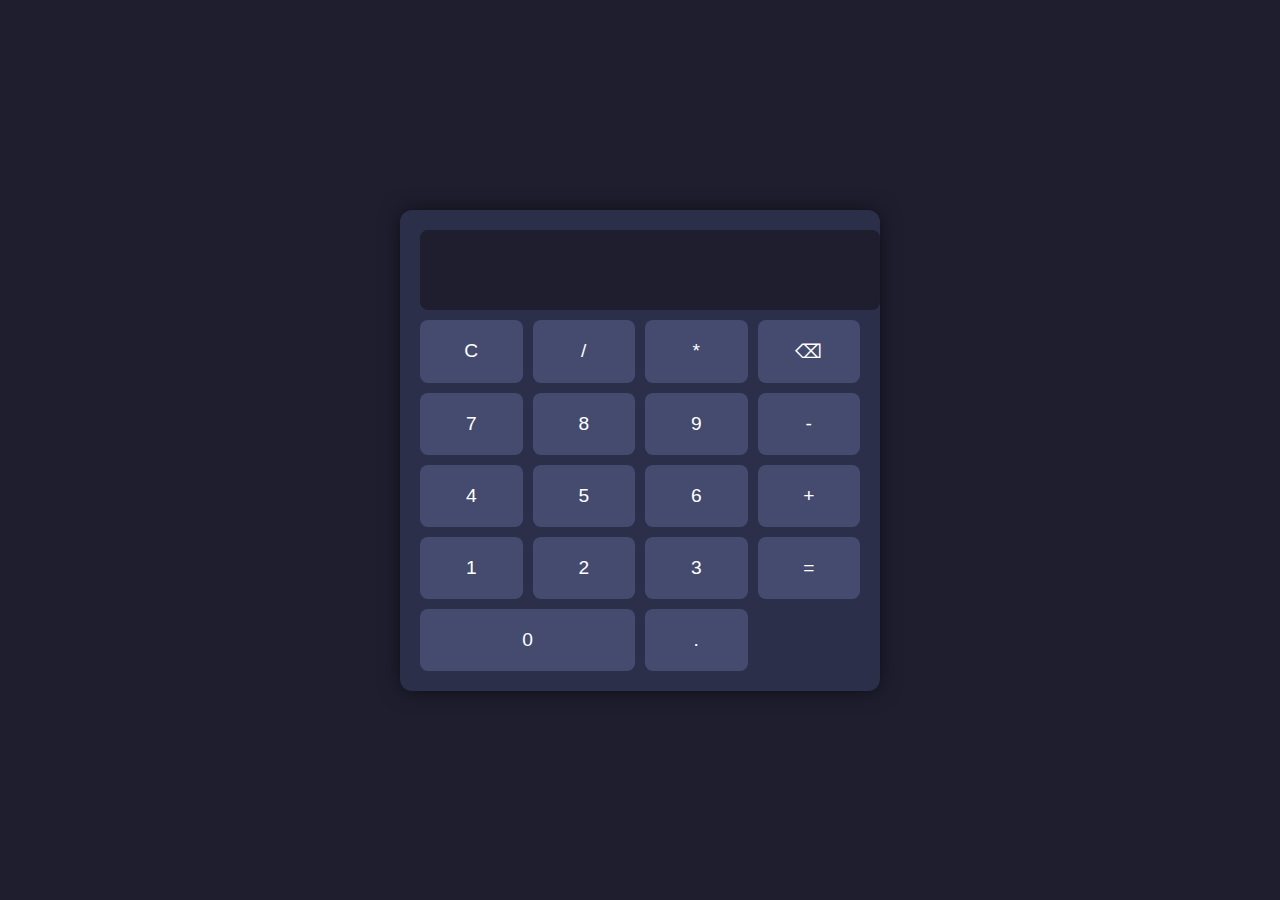
<file: calc/index.html>
<!DOCTYPE html>
<html lang="en">
<head>
    <meta charset="utf-8" />
    <meta name="viewport" content="width=device-width, initial-scale=1.0" />
    <title>Calculator</title>
    <link rel="stylesheet" href="style.css" />
</head> 
<body>
    <div class="calculator">
      <input type="text" id="display" disabled />
      <div class="buttons">
        <button onclick="clearDisplay()">C</button>
        <button onclick="appendValue('/')">/</button>
        <button onclick="appendValue('*')">*</button>
        <button onclick="deleteLast()">⌫</button>

        <button onclick="appendValue('7')">7</button>
        <button onclick="appendValue('8')">8</button>
        <button onclick="appendValue('9')">9</button>
        <button onclick="appendValue('-')">-</button>

        <button onclick="appendValue('4')">4</button>
        <button onclick="appendValue('5')">5</button>
        <button onclick="appendValue('6')">6</button>
        <button onclick="appendValue('+')">+</button>

        <button onclick="appendValue('1')">1</button>
        <button onclick="appendValue('2')">2</button>
        <button onclick="appendValue('3')">3</button>
        <button onclick="calculate()">=</button>

        <button onclick="appendValue('0')" class="zero">0</button>
        <button onclick="appendValue('.')">.</button>
      </div>    
    </div>

    <script src="script.js"></script>
</body>
</html>
</file>
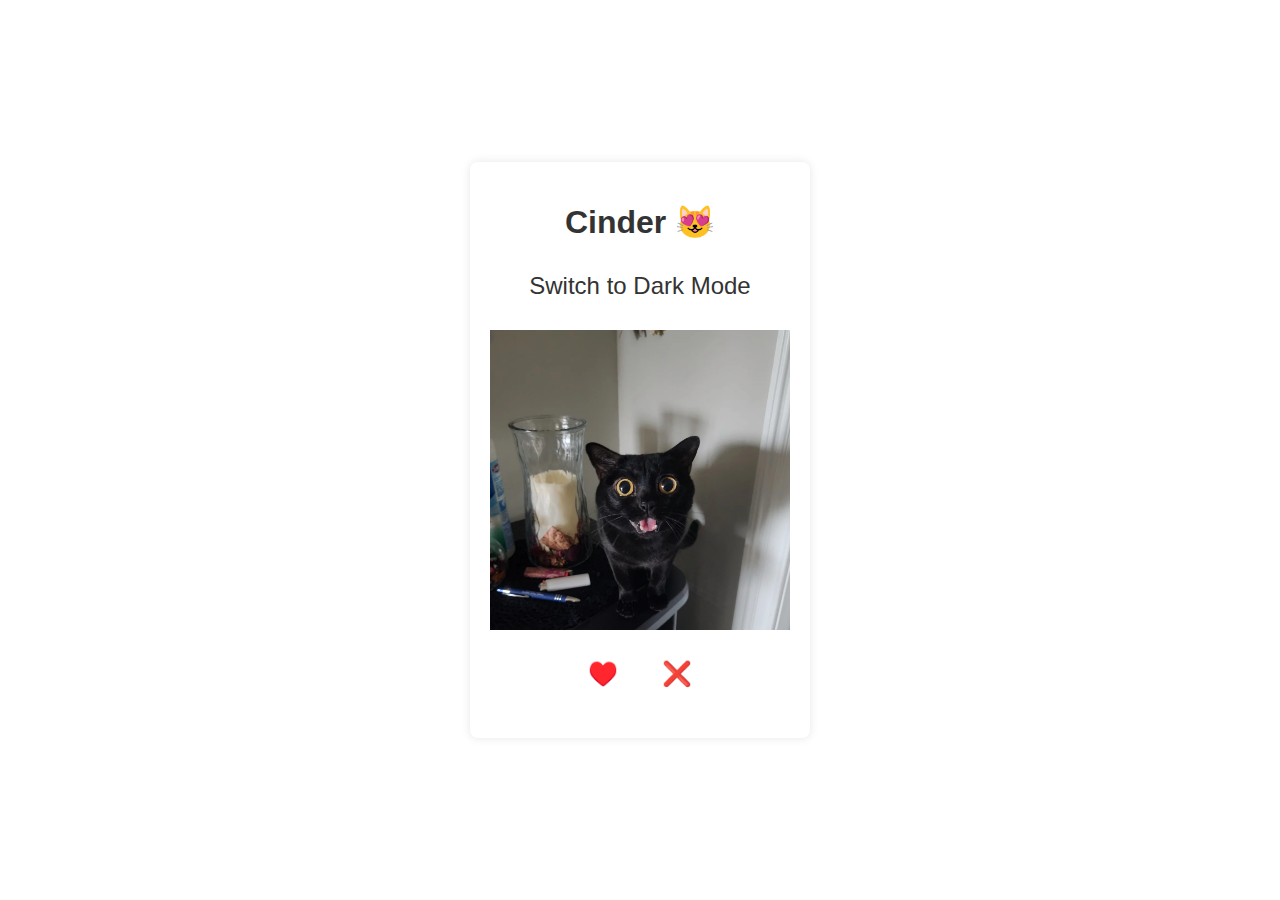
<file: Cinder/index.html>
<!DOCTYPE html>
<html lang="en">
    <head>
        <meta charset="UTF-8">
        <meta name="viewport" content="width=device-width, initial-scale=1.0">
        <title>Cinder</title>
        <link rel="stylesheet" href="style.css">
    </head>
    <body class ="light-mode">
        <div id="app">
            <header>
                <h1>Cinder 😻</h1>
                <button id="modeToggle">Switch to Dark Mode</button>
            </header>

            <div id="catImageContainer">
                <img id="catImage" src="" alt="Cat Image" width="300">
            </div>

            <div class="buttons">
                <button class="button like" id="likeButton">♥️</button> <!-- Heart for Like -->
                <button class="button dislike" id="dislikeButton">❌</button> <!-- X for Dislike -->
                <button id="resetButton" style="display: none;">Reset Cats 😼</button>
            </div>

            <div id="statusMessage"></div> <!-- Shows a Message when no more Cats-->
        </div>

        <script src="script.js"></script>
    </body>
</html>
</file>
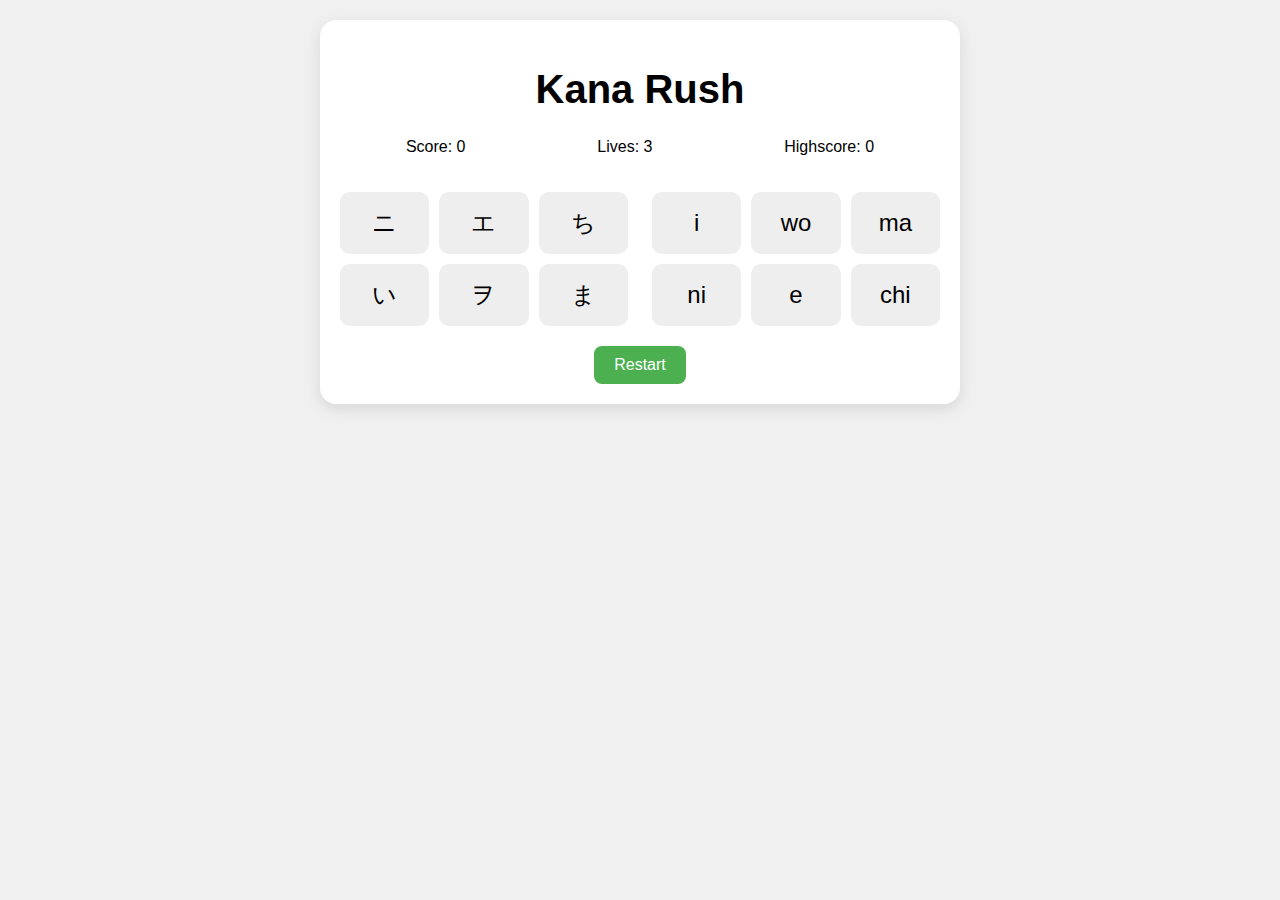
<file: Kana-rush/index.html>
<!DOCTYPE html>
<html lang="en">
    <head>
        <meta charset="UTF-8" />
        <meta name="viewport" content="with=device-width, initial-scale=1.0"/>
        <title>Kana Rush</title>
        <link rel="stylesheet" href="style.css" />
    </head>
    <body>
        <div class="game-container">
            <h1>Kana Rush</h1>
            <div class="info">
                <p>Score: <span id="score">0</span></p>
                <p>Lives: <span id="lives">3</span></p>
                <p>Highscore: <span id="highscore">0</span></p>
            </div>

            <div class="grid-container">
                <div class="grid" id="kana-grid">
                    <!-- Kana will be injected here -->
                </div>
                <div class="grid" id="romaji-grid">
                    <!-- Romaji will be injected here -->
                </div>
            </div>


            <button id="restart-btn" onclick="restartGame()">Restart</button>
        </div>


        <script src="script.js"></script>
    </body>
</html>
</file>
<file: calc/style.css>
body {
    background: #1e1e2f;
    font-family: sans-serif;
    display: flex;
    align-items: center;
    justify-content: center;
    height: 100vh;
    margin: 0;
}


.calculator {
    background: #2c2f4a;
    padding: 20px;
    border-radius: 12px;
    box-shadow: 0 0 20px #00000088;
}


#display {
    width: 100%;
    height: 60px;
    background: #1e1e2f;
    border: none;
    font-size: 2em;
    color: white;
    text-align: right;
    padding: 10px;
    margin-bottom: 10px;
    border-radius: 8px;
}


.buttons {
    display: grid;
    grid-template-columns: repeat(4, 1fr);
    gap: 10px;
}


button {
    padding: 20px;
    font-size: 1.2em;
    border: none;
    border-radius: 8px;
    background: #444b6e;
    color: white;
    cursor: pointer;
    transition: background 0.2s;
}


button:hover {
    background: #5e6594;
}


.zero {
    grid-column: span 2;
}
</file>
<file: Cinder/style.css>
/* General Style */
body {
    font-family: Arial, sans-serif;
    margin: 0;
    padding: 0;
    display: flex;
    justify-content: center;
    align-items: center;
    height: 100vh;
    background-color: #fff;
}

#app {
    text-align: center;
    padding: 20px;
    border-radius: 8px;
    box-shadow: 0px 0px 10px rgba( 0, 0, 0, 0.1);
}

header {
    margin-bottom: 20px;
}

h1 {
    font-size: 2rem;
}

button {
    font-size: 1.5rem;
    padding: 10px 20px;
    border: none;
    background-color: transparent;
    cursor: pointer;
    transition: background-color 0.3s ease;
}

button:hover {
    background-color: rgba( 0, 0, 0, 0.1);
}

.buttons {
    margin-top: 20px;
}

.like {
    color: green
}

.dislike {
    color: red;
}

/* Light Mode */
.light-mode {
    background-color: #fff;
    color: #333;
}

.light-mode button {
    color: #333;
}

/* Dark Mode */
.dark-mode {
    background-color: #333;
    color: #fff;
}

.dark-mode body {
    background-color: #333;
}

.dark-mode button {
    color: #fff;
}

/* Status Message */
#statusMessage {
    margin-top: 20px;
    font-size: 1.2rem;
    font-weight: bold;
}

/* Keeps image container fixed so layout doesnt jump */
#catImageContainer {
    width: 300px;
    height: 300px;
    margin: 0 auto;
    overflow: hidden;
}

#catImage {
    width: 100%;
    height: 100%;
    object-fit: cover;
}
</file>
<file: Kana-rush/style.css>
body {
    font-family: 'Segoe UI', sans-serif;
    background: #f0f0f0;
    text-align: center;
    margin: 0;
    padding: 20px;
}

h1{
    font-size: 2.5rem;
    margin-bottom: 10px;
}


.game-container {
    max-width: 600px;
    margin: auto;
    background: white;
    padding: 20px;
    border-radius: 16px;
    box-shadow: 0 5px 15px rgba(0,0,0,0.1);
}


.info {
    display: flex;
    justify-content: space-around;
    margin-bottom: 20px;
}


.grid-container {
    display: flex;
    justify-content: space-between;
    gap: 10px;
}

.grid {
    width: 48%;
    display: grid;
    grid-template-columns: repeat(3, 1fr);
    gap: 10px;
}


.grid button {
    padding: 15px;
    font-size: 1.5rem;
    border: none;
    border-radius: 10px;
    background: #eee;
    cursor: pointer;
    transition: background 0.2s;
}


.grid button:hover {
    background: #ddd;
}


#restart-btn {
    margin-top: 20px;
    padding: 10px 20px;
    font-size: 1rem;
    border-radius: 8px;
    border: none;
    background-color: #4CAF50;
    color: white;
    cursor: pointer;
}

#restart-btn:hover {
    background-color: #45a049;
}
</file>
